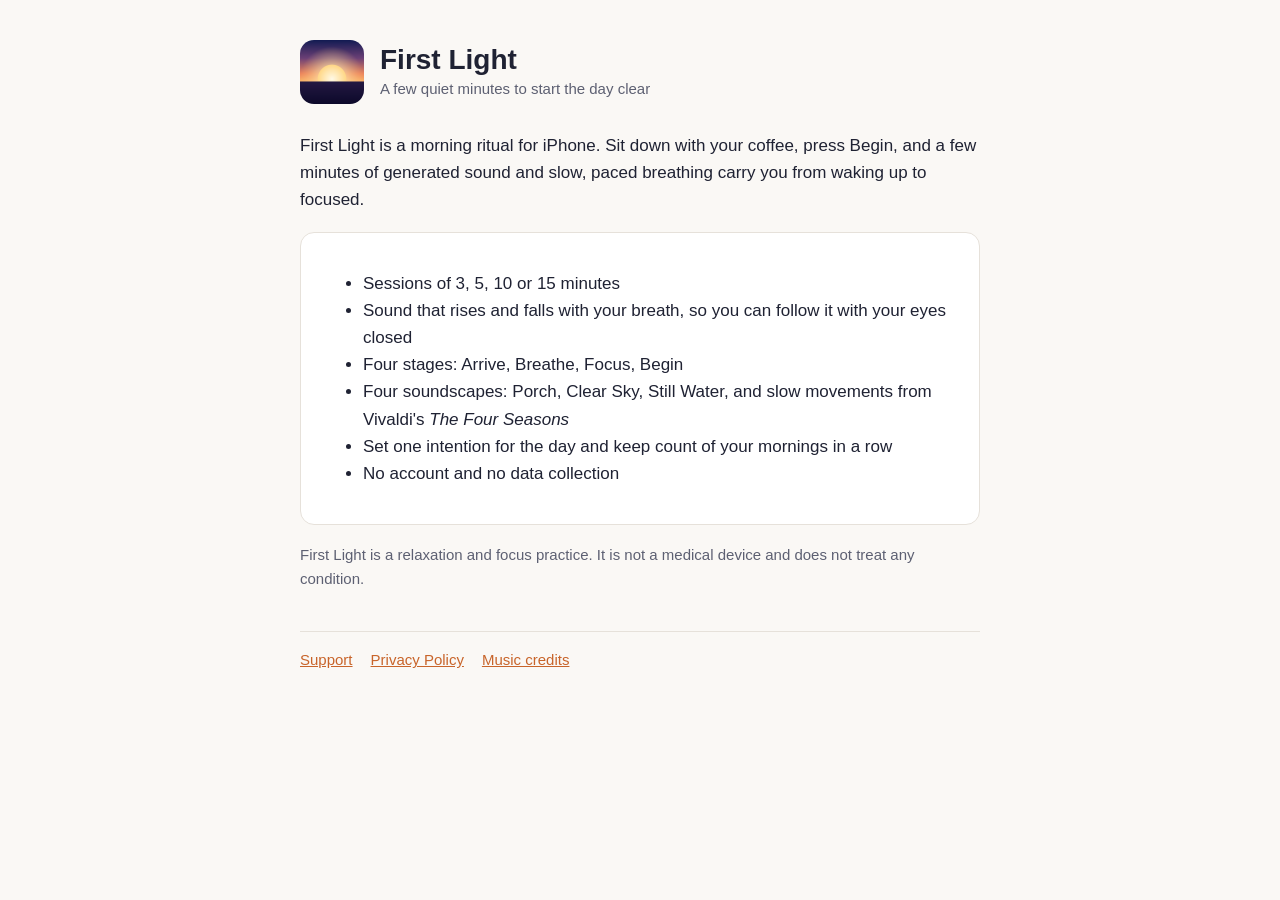
<file: index.html>
<!doctype html>
<html lang="en"><head><meta charset="utf-8"><meta name="viewport" content="width=device-width, initial-scale=1">
<title>First Light: Morning Ritual</title><link rel="icon" href="icon.png"><link rel="stylesheet" href="style.css"></head>
<body><main>
<header><img src="icon.png" alt=""><div><h1>First Light</h1><div class="muted">A few quiet minutes to start the day clear</div></div></header>
<p>First Light is a morning ritual for iPhone. Sit down with your coffee, press Begin, and a few minutes of generated sound and slow, paced breathing carry you from waking up to focused.</p>
<div class="card">
<ul>
<li>Sessions of 3, 5, 10 or 15 minutes</li>
<li>Sound that rises and falls with your breath, so you can follow it with your eyes closed</li>
<li>Four stages: Arrive, Breathe, Focus, Begin</li>
<li>Four soundscapes: Porch, Clear Sky, Still Water, and slow movements from Vivaldi's <em>The Four Seasons</em></li>
<li>Set one intention for the day and keep count of your mornings in a row</li>
<li>No account and no data collection</li>
</ul>
</div>
<p class="muted">First Light is a relaxation and focus practice. It is not a medical device and does not treat any condition.</p>
<nav><a href="support.html">Support</a><a href="privacy.html">Privacy Policy</a><a href="credits.html">Music credits</a></nav>
</main></body></html>
</file>
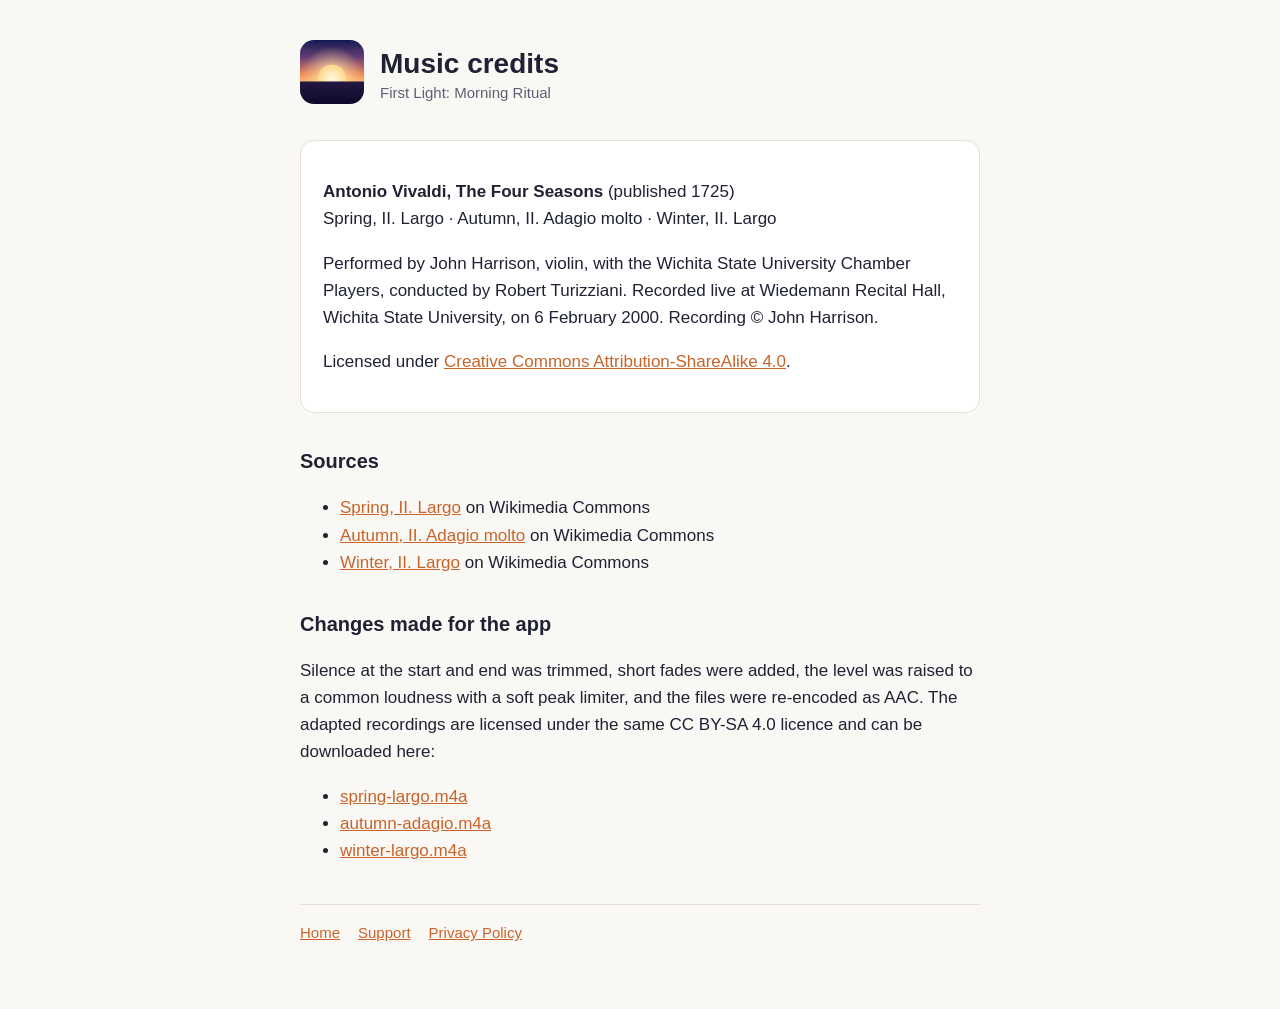
<file: credits.html>
<!doctype html>
<html lang="en"><head><meta charset="utf-8"><meta name="viewport" content="width=device-width, initial-scale=1">
<title>First Light Music Credits</title><link rel="icon" href="icon.png"><link rel="stylesheet" href="style.css"></head>
<body><main>
<header><a href="index.html"><img src="icon.png" alt="First Light"></a><div><h1>Music credits</h1><div class="muted">First Light: Morning Ritual</div></div></header>
<div class="card">
<p><strong>Antonio Vivaldi, The Four Seasons</strong> (published 1725)<br>
Spring, II. Largo · Autumn, II. Adagio molto · Winter, II. Largo</p>
<p>Performed by John Harrison, violin, with the Wichita State University Chamber Players, conducted by Robert Turizziani. Recorded live at Wiedemann Recital Hall, Wichita State University, on 6 February 2000. Recording &copy; John Harrison.</p>
<p>Licensed under <a href="https://creativecommons.org/licenses/by-sa/4.0/">Creative Commons Attribution-ShareAlike 4.0</a>.</p>
</div>
<h2>Sources</h2>
<ul>
<li><a href="https://commons.wikimedia.org/wiki/File:Vivaldi_-_Four_Seasons_1_Spring_mvt_2_Largo_-_John_Harrison_violin.oga">Spring, II. Largo</a> on Wikimedia Commons</li>
<li><a href="https://commons.wikimedia.org/wiki/File:Vivaldi_-_Four_Seasons_3_Autumn_mvt_2_Adagio_molto_-_John_Harrison_violin.oga">Autumn, II. Adagio molto</a> on Wikimedia Commons</li>
<li><a href="https://commons.wikimedia.org/wiki/File:11_-_Vivaldi_Winter_mvt_2_Largo_-_John_Harrison_violin.ogg">Winter, II. Largo</a> on Wikimedia Commons</li>
</ul>
<h2>Changes made for the app</h2>
<p>Silence at the start and end was trimmed, short fades were added, the level was raised to a common loudness with a soft peak limiter, and the files were re-encoded as AAC. The adapted recordings are licensed under the same CC BY-SA 4.0 licence and can be downloaded here:</p>
<ul>
<li><a href="music/spring-largo.m4a">spring-largo.m4a</a></li>
<li><a href="music/autumn-adagio.m4a">autumn-adagio.m4a</a></li>
<li><a href="music/winter-largo.m4a">winter-largo.m4a</a></li>
</ul>
<nav><a href="index.html">Home</a><a href="support.html">Support</a><a href="privacy.html">Privacy Policy</a></nav>
</main></body></html>
</file>
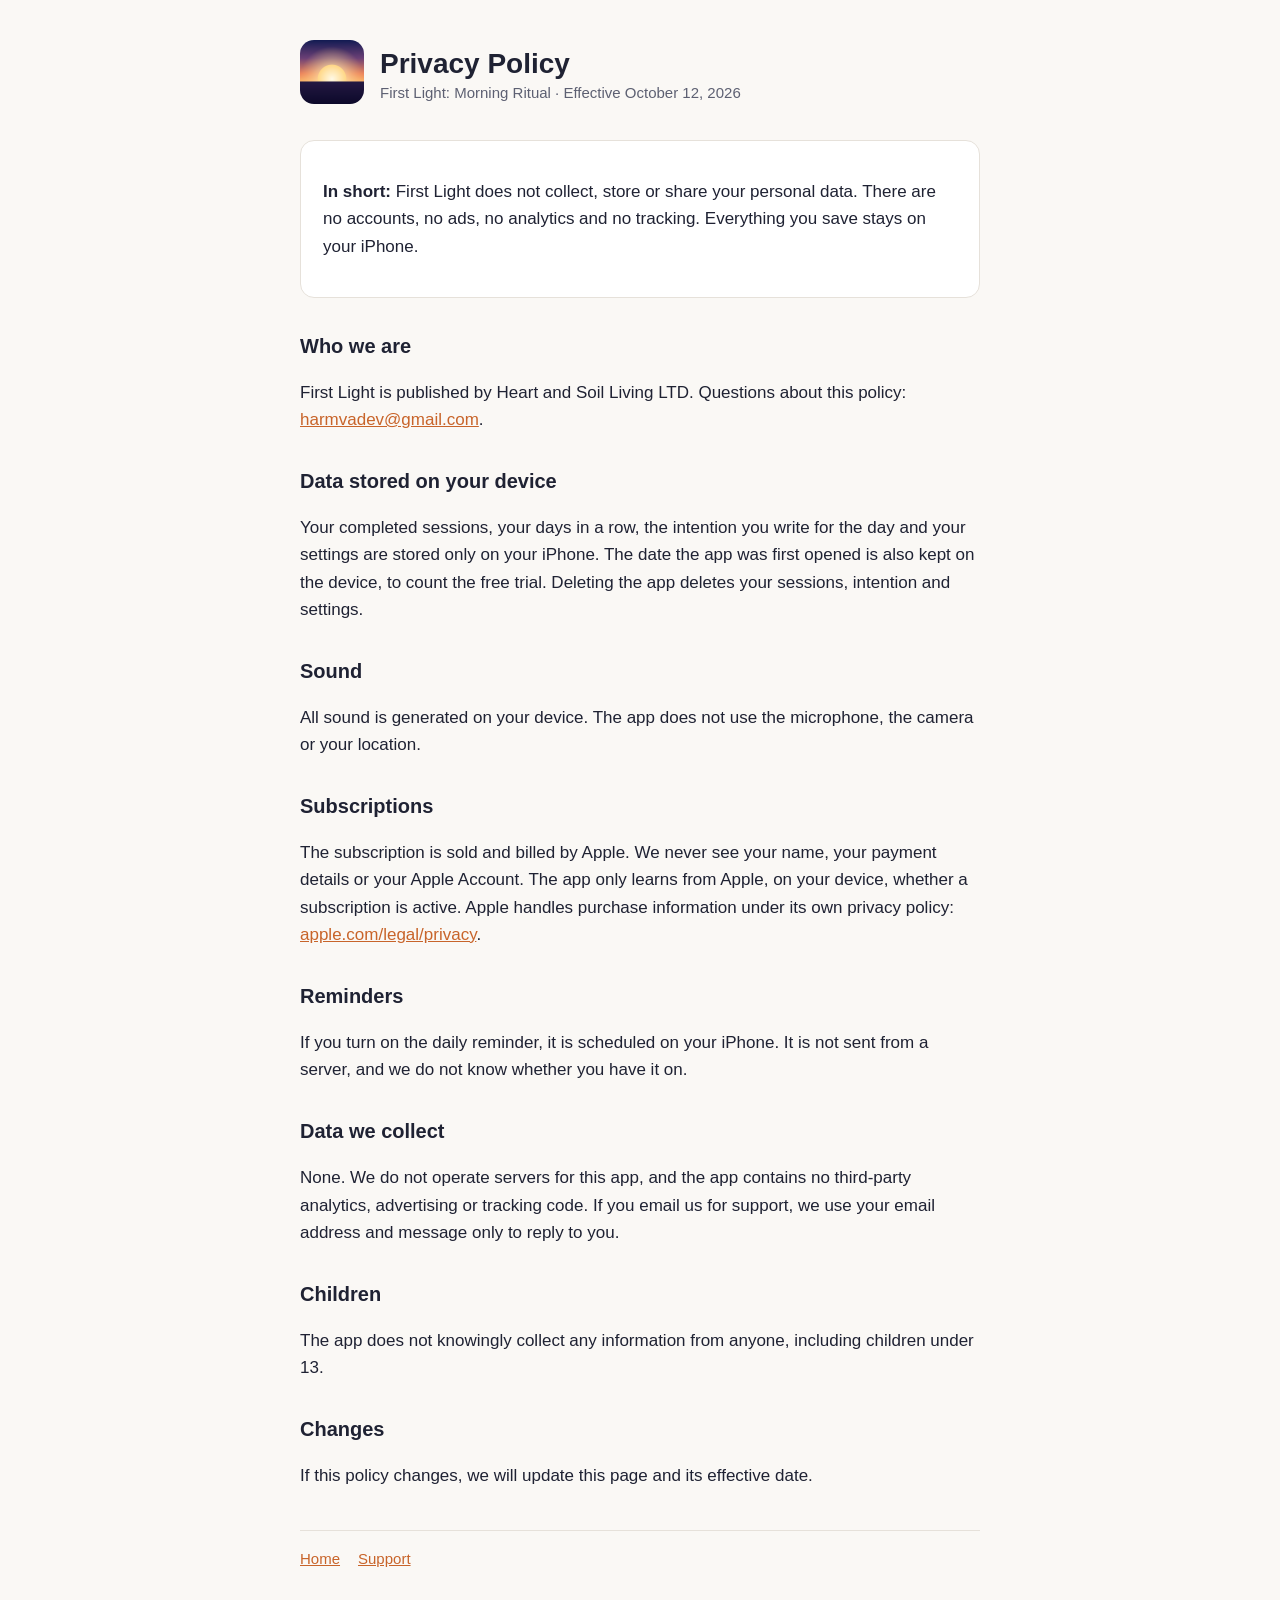
<file: privacy.html>
<!doctype html>
<html lang="en"><head><meta charset="utf-8"><meta name="viewport" content="width=device-width, initial-scale=1">
<title>First Light Privacy Policy</title><link rel="icon" href="icon.png"><link rel="stylesheet" href="style.css"></head>
<body><main>
<header><a href="index.html"><img src="icon.png" alt="First Light"></a><div><h1>Privacy Policy</h1><div class="muted">First Light: Morning Ritual · Effective October 12, 2026</div></div></header>
<div class="card"><p><strong>In short:</strong> First Light does not collect, store or share your personal data. There are no accounts, no ads, no analytics and no tracking. Everything you save stays on your iPhone.</p></div>

<h2>Who we are</h2>
<p>First Light is published by Heart and Soil Living LTD. Questions about this policy: <a href="mailto:harmvadev@gmail.com">harmvadev@gmail.com</a>.</p>

<h2>Data stored on your device</h2>
<p>Your completed sessions, your days in a row, the intention you write for the day and your settings are stored only on your iPhone. The date the app was first opened is also kept on the device, to count the free trial. Deleting the app deletes your sessions, intention and settings.</p>

<h2>Sound</h2>
<p>All sound is generated on your device. The app does not use the microphone, the camera or your location.</p>

<h2>Subscriptions</h2>
<p>The subscription is sold and billed by Apple. We never see your name, your payment details or your Apple Account. The app only learns from Apple, on your device, whether a subscription is active. Apple handles purchase information under its own privacy policy: <a href="https://www.apple.com/legal/privacy/">apple.com/legal/privacy</a>.</p>

<h2>Reminders</h2>
<p>If you turn on the daily reminder, it is scheduled on your iPhone. It is not sent from a server, and we do not know whether you have it on.</p>

<h2>Data we collect</h2>
<p>None. We do not operate servers for this app, and the app contains no third-party analytics, advertising or tracking code. If you email us for support, we use your email address and message only to reply to you.</p>

<h2>Children</h2>
<p>The app does not knowingly collect any information from anyone, including children under 13.</p>

<h2>Changes</h2>
<p>If this policy changes, we will update this page and its effective date.</p>
<nav><a href="index.html">Home</a><a href="support.html">Support</a></nav>
</main></body></html>
</file>
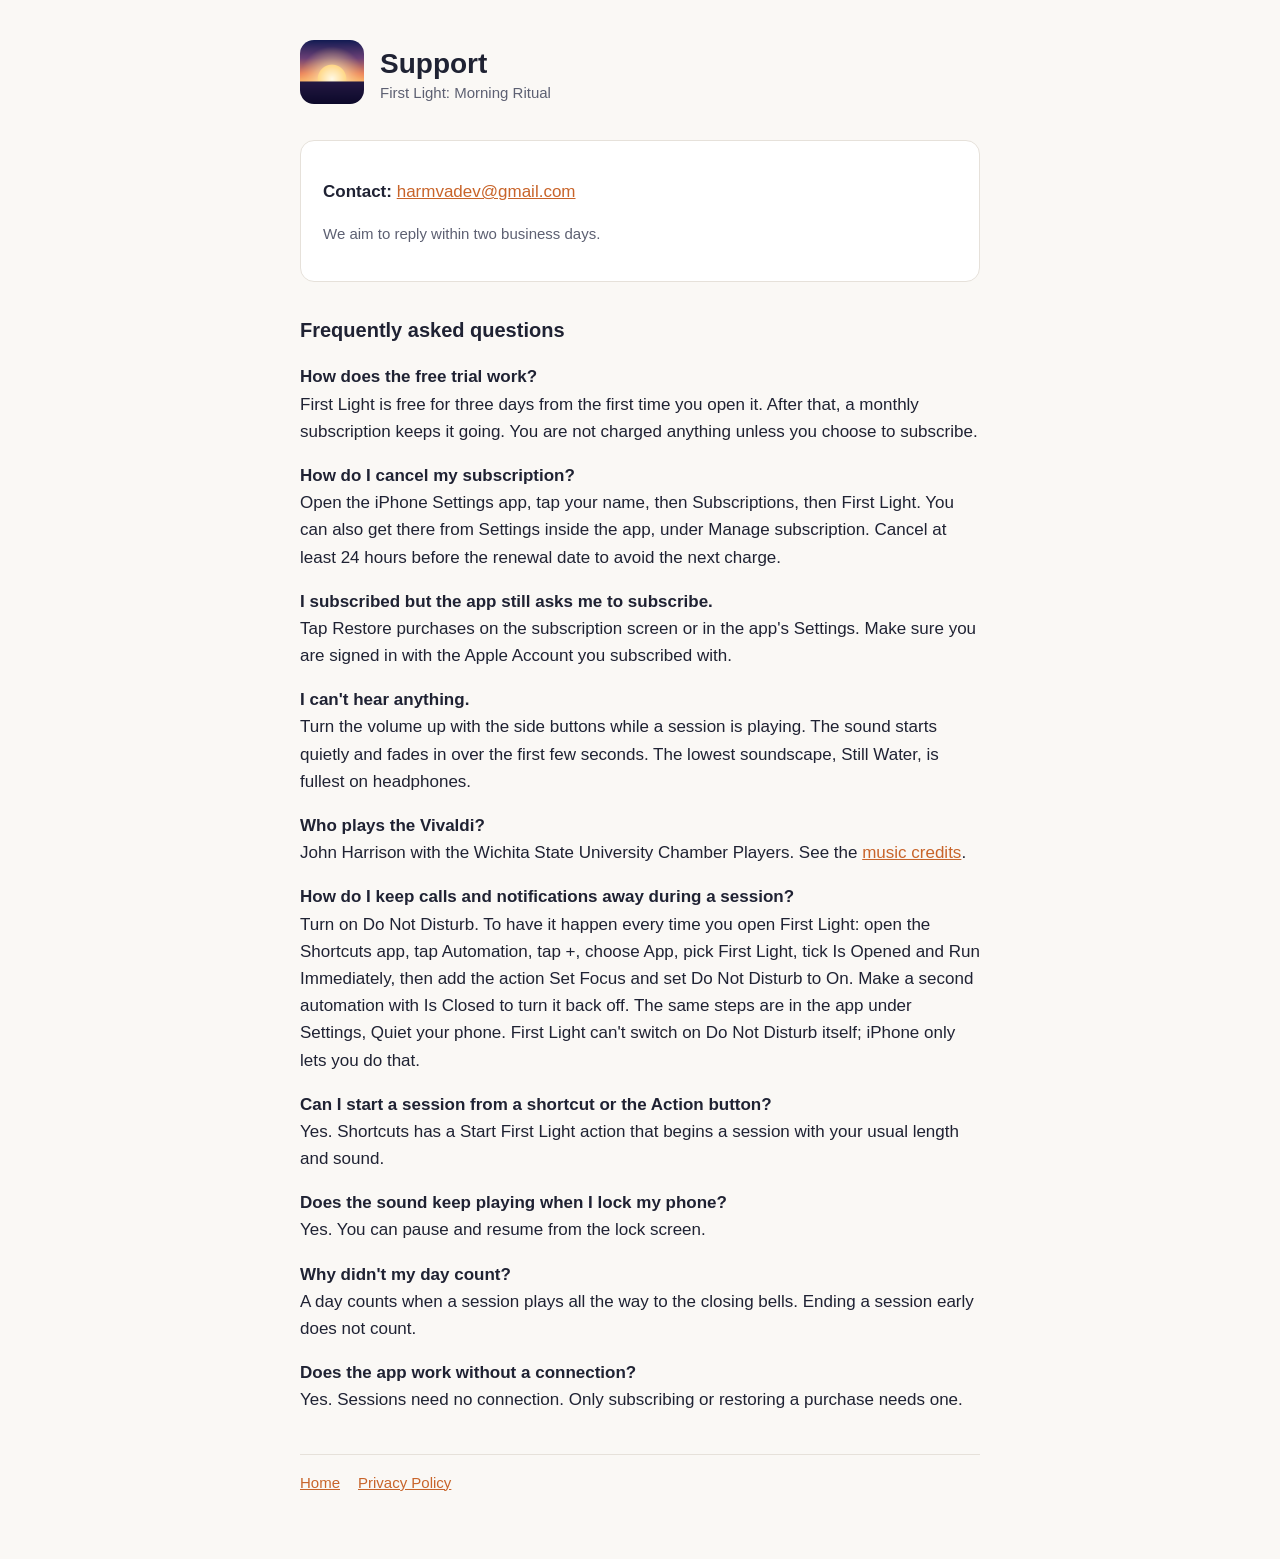
<file: support.html>
<!doctype html>
<html lang="en"><head><meta charset="utf-8"><meta name="viewport" content="width=device-width, initial-scale=1">
<title>First Light Support</title><link rel="icon" href="icon.png"><link rel="stylesheet" href="style.css"></head>
<body><main>
<header><a href="index.html"><img src="icon.png" alt="First Light"></a><div><h1>Support</h1><div class="muted">First Light: Morning Ritual</div></div></header>
<div class="card">
<p><strong>Contact:</strong> <a href="mailto:harmvadev@gmail.com?subject=First%20Light%20support">harmvadev@gmail.com</a></p>
<p class="muted">We aim to reply within two business days.</p>
</div>
<h2>Frequently asked questions</h2>
<p><strong>How does the free trial work?</strong><br>First Light is free for three days from the first time you open it. After that, a monthly subscription keeps it going. You are not charged anything unless you choose to subscribe.</p>
<p><strong>How do I cancel my subscription?</strong><br>Open the iPhone Settings app, tap your name, then Subscriptions, then First Light. You can also get there from Settings inside the app, under Manage subscription. Cancel at least 24 hours before the renewal date to avoid the next charge.</p>
<p><strong>I subscribed but the app still asks me to subscribe.</strong><br>Tap Restore purchases on the subscription screen or in the app's Settings. Make sure you are signed in with the Apple Account you subscribed with.</p>
<p><strong>I can't hear anything.</strong><br>Turn the volume up with the side buttons while a session is playing. The sound starts quietly and fades in over the first few seconds. The lowest soundscape, Still Water, is fullest on headphones.</p>
<p><strong>Who plays the Vivaldi?</strong><br>John Harrison with the Wichita State University Chamber Players. See the <a href="credits.html">music credits</a>.</p>
<p><strong>How do I keep calls and notifications away during a session?</strong><br>Turn on Do Not Disturb. To have it happen every time you open First Light: open the Shortcuts app, tap Automation, tap +, choose App, pick First Light, tick Is Opened and Run Immediately, then add the action Set Focus and set Do Not Disturb to On. Make a second automation with Is Closed to turn it back off. The same steps are in the app under Settings, Quiet your phone. First Light can't switch on Do Not Disturb itself; iPhone only lets you do that.</p>
<p><strong>Can I start a session from a shortcut or the Action button?</strong><br>Yes. Shortcuts has a Start First Light action that begins a session with your usual length and sound.</p>
<p><strong>Does the sound keep playing when I lock my phone?</strong><br>Yes. You can pause and resume from the lock screen.</p>
<p><strong>Why didn't my day count?</strong><br>A day counts when a session plays all the way to the closing bells. Ending a session early does not count.</p>
<p><strong>Does the app work without a connection?</strong><br>Yes. Sessions need no connection. Only subscribing or restoring a purchase needs one.</p>
<nav><a href="index.html">Home</a><a href="privacy.html">Privacy Policy</a></nav>
</main></body></html>
</file>
<file: style.css>
:root { --bg:#faf8f5; --fg:#1f2233; --muted:#5d6072; --accent:#c8642a; --card:#fff; --line:#e6e1da; }
@media (prefers-color-scheme: dark) { :root { --bg:#16182a; --fg:#eceaf2; --muted:#a4a6b8; --card:#1f2236; --line:#2e3150; } }
* { box-sizing: border-box; }
body { margin:0; background:var(--bg); color:var(--fg); font:17px/1.6 -apple-system, BlinkMacSystemFont, "Segoe UI", Roboto, sans-serif; }
main { max-width: 720px; margin: 0 auto; padding: 40px 20px 64px; }
header { display:flex; align-items:center; gap:16px; margin-bottom:28px; }
header img { width:64px; height:64px; border-radius:14px; }
header a { color:inherit; text-decoration:none; }
h1 { font-size:28px; margin:0; line-height:1.2; }
h2 { font-size:20px; margin:32px 0 8px; }
p, li { color:var(--fg); }
.muted { color:var(--muted); font-size:15px; }
a { color:var(--accent); }
.card { background:var(--card); border:1px solid var(--line); border-radius:14px; padding:20px 22px; margin:18px 0; }
nav { margin-top:40px; padding-top:16px; border-top:1px solid var(--line); font-size:15px; }
nav a { margin-right:18px; }
</file>
